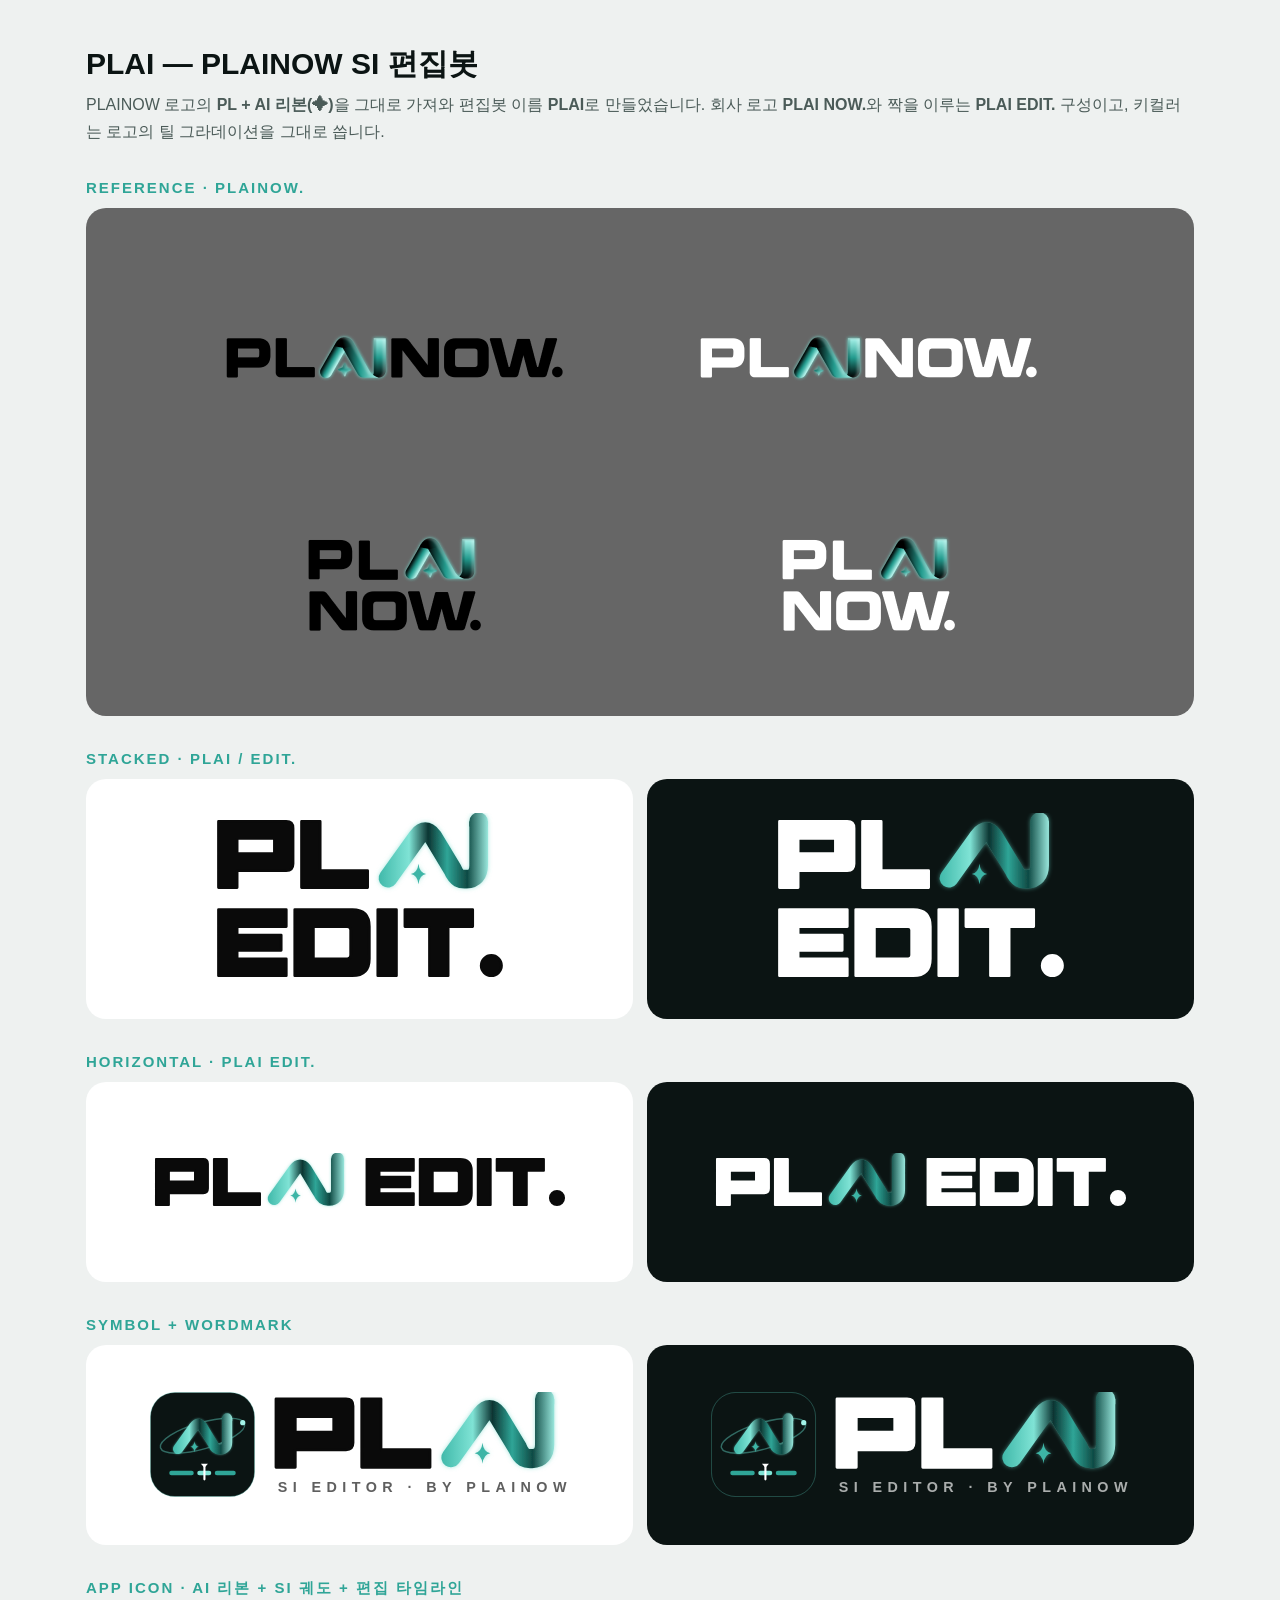
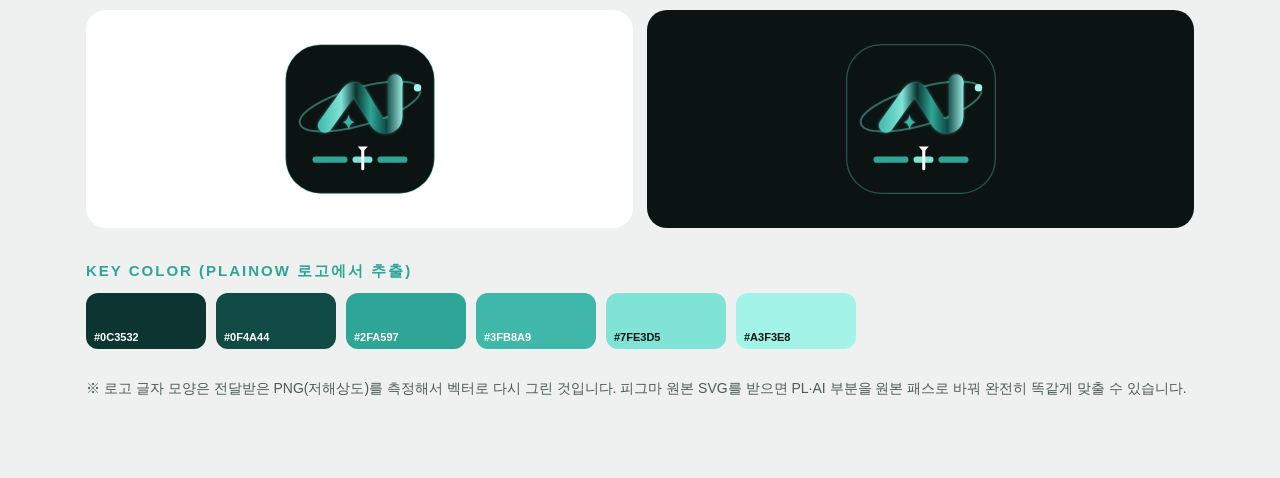
<file: editbot-brand/index.html>
<!doctype html><html lang="ko"><head><meta charset="utf-8"><meta name="viewport" content="width=device-width,initial-scale=1">
<title>PLAI — PLAINOW SI 편집봇 로고</title><style>
*{box-sizing:border-box}body{margin:0;font-family:Pretendard,Inter,"Noto Sans KR",sans-serif;background:#EEF1F0;color:#0B1413}
.wrap{max-width:1180px;margin:auto;padding:44px 36px 64px}h1{margin:0 0 6px;font-size:30px}.lead{color:#4B5B58;margin:0 0 26px;line-height:1.7}
h2{font-size:15px;letter-spacing:2px;color:#2FA597;margin:34px 0 12px}
.grid{display:grid;grid-template-columns:1fr 1fr;gap:14px}.tile{border-radius:20px;display:flex;align-items:center;justify-content:center;padding:34px;min-height:200px}
.l{background:#fff;color:#0A0A0A}.d{background:#0B1413;color:#fff}.g{background:#666;color:#0A0A0A}
.s{width:100%;height:auto}.w60 .s{max-width:420px}.w40 .s{max-width:300px}.ic .s{width:150px}
.ref img{max-width:100%;border-radius:14px}
.sw{display:flex;gap:10px;flex-wrap:wrap}.sw div{width:120px;height:56px;border-radius:12px;display:flex;align-items:flex-end;padding:6px 8px;font-size:11px;color:#fff;font-weight:600}
.note{color:#4B5B58;font-size:14px;line-height:1.7;margin-top:28px}
@media(max-width:800px){.grid{grid-template-columns:1fr}}
</style></head><body><div class="wrap">
<h1>PLAI — PLAINOW SI 편집봇</h1>
<p class="lead">PLAINOW 로고의 <b>PL + AI 리본(✦)</b>을 그대로 가져와 편집봇 이름 <b>PLAI</b>로 만들었습니다. 회사 로고 <b>PLAI&nbsp;NOW.</b>와 짝을 이루는 <b>PLAI&nbsp;EDIT.</b> 구성이고, 키컬러는 로고의 틸 그라데이션을 그대로 씁니다.</p>
<h2>REFERENCE · PLAINOW.</h2><div class="tile g ref"><img src="plainow-reference.png" alt="PLAINOW 로고 원본"></div>
<h2>STACKED · PLAI / EDIT.</h2><div class="grid"><div class="tile l w40"><svg class="s" xmlns="http://www.w3.org/2000/svg" viewBox="0 0 177 101" data-w="708" data-h="404">
<defs>
  <linearGradient id="plai-rib" gradientUnits="userSpaceOnUse" x1="94" y1="0" x2="160" y2="0">
    <stop offset="0" stop-color="#3FB8A9"/><stop offset="0.28" stop-color="#7FE3D5"/>
    <stop offset="0.45" stop-color="#0C3532"/><stop offset="0.62" stop-color="#2FA597"/>
    <stop offset="0.8" stop-color="#0F4A44"/><stop offset="1" stop-color="#A3F3E8"/>
  </linearGradient>
  <filter id="plai-glow" x="-20%" y="-20%" width="140%" height="140%">
    <feGaussianBlur in="SourceAlpha" stdDeviation="1.2" result="b"/>
    <feFlood flood-color="#5FD3C4" flood-opacity="0.55"/><feComposite in2="b" operator="in" result="g"/>
    <feMerge><feMergeNode in="g"/><feMergeNode in="SourceGraphic"/></feMerge>
  </filter>
</defs>
<g fill="currentColor" stroke="currentColor" stroke-width="1.6" stroke-linejoin="round"><path transform="translate(5 5)" fill-rule="evenodd" d="M0 0H40Q44 0 44 4V25Q44 29 40 29H11V39H0Z M11 10V19H33V10Z"/>
<path transform="translate(54 5)" fill-rule="evenodd" d="M0 0H11V29H39V39H0Z"/></g>
<g transform="translate(5 5)"><g filter="url(#plai-glow)">
  <path d="M100 33.5 L117.5 9 Q122 3 126.5 9 L138 28 C141 35 144 34 146.5 34 C151 34 153.5 31 153.5 26 V0"
        fill="none" stroke="url(#plai-rib)" stroke-width="11" stroke-linecap="round"/>
  <rect x="148" y="0" width="11" height="3" fill="url(#plai-rib)"/>
  <path d="M118 25 Q118.6 30.4 122.5 31 Q118.6 31.6 118 37 Q117.4 31.6 113.5 31 Q117.4 30.4 118 25Z" fill="#3DB5A6"/>
</g></g>
<g fill="currentColor" stroke="currentColor" stroke-width="1.6" stroke-linejoin="round" transform="translate(5 57)"><path transform="translate(0 0)" fill-rule="evenodd" d="M0 0H40V10H11V15H37V24H11V29H40V39H0Z"/>
<path transform="translate(45 0)" fill-rule="evenodd" d="M0 0H34Q44 0 44 10V29Q44 39 34 39H0Z M11 10V29H31Q33 29 33 27V12Q33 10 31 10Z"/>
<path transform="translate(94 0)" fill-rule="evenodd" d="M0 0H11V39H0Z"/>
<path transform="translate(110 0)" fill-rule="evenodd" d="M0 0H40V10H25.5V39H14.5V10H0Z"/>
<circle cx="161" cy="33" r="6"/></g>
</svg>
</div><div class="tile d w40"><svg class="s" xmlns="http://www.w3.org/2000/svg" viewBox="0 0 177 101" data-w="708" data-h="404">
<defs>
  <linearGradient id="plai-rib" gradientUnits="userSpaceOnUse" x1="94" y1="0" x2="160" y2="0">
    <stop offset="0" stop-color="#3FB8A9"/><stop offset="0.28" stop-color="#7FE3D5"/>
    <stop offset="0.45" stop-color="#0C3532"/><stop offset="0.62" stop-color="#2FA597"/>
    <stop offset="0.8" stop-color="#0F4A44"/><stop offset="1" stop-color="#A3F3E8"/>
  </linearGradient>
  <filter id="plai-glow" x="-20%" y="-20%" width="140%" height="140%">
    <feGaussianBlur in="SourceAlpha" stdDeviation="1.2" result="b"/>
    <feFlood flood-color="#5FD3C4" flood-opacity="0.55"/><feComposite in2="b" operator="in" result="g"/>
    <feMerge><feMergeNode in="g"/><feMergeNode in="SourceGraphic"/></feMerge>
  </filter>
</defs>
<g fill="currentColor" stroke="currentColor" stroke-width="1.6" stroke-linejoin="round"><path transform="translate(5 5)" fill-rule="evenodd" d="M0 0H40Q44 0 44 4V25Q44 29 40 29H11V39H0Z M11 10V19H33V10Z"/>
<path transform="translate(54 5)" fill-rule="evenodd" d="M0 0H11V29H39V39H0Z"/></g>
<g transform="translate(5 5)"><g filter="url(#plai-glow)">
  <path d="M100 33.5 L117.5 9 Q122 3 126.5 9 L138 28 C141 35 144 34 146.5 34 C151 34 153.5 31 153.5 26 V0"
        fill="none" stroke="url(#plai-rib)" stroke-width="11" stroke-linecap="round"/>
  <rect x="148" y="0" width="11" height="3" fill="url(#plai-rib)"/>
  <path d="M118 25 Q118.6 30.4 122.5 31 Q118.6 31.6 118 37 Q117.4 31.6 113.5 31 Q117.4 30.4 118 25Z" fill="#3DB5A6"/>
</g></g>
<g fill="currentColor" stroke="currentColor" stroke-width="1.6" stroke-linejoin="round" transform="translate(5 57)"><path transform="translate(0 0)" fill-rule="evenodd" d="M0 0H40V10H11V15H37V24H11V29H40V39H0Z"/>
<path transform="translate(45 0)" fill-rule="evenodd" d="M0 0H34Q44 0 44 10V29Q44 39 34 39H0Z M11 10V29H31Q33 29 33 27V12Q33 10 31 10Z"/>
<path transform="translate(94 0)" fill-rule="evenodd" d="M0 0H11V39H0Z"/>
<path transform="translate(110 0)" fill-rule="evenodd" d="M0 0H40V10H25.5V39H14.5V10H0Z"/>
<circle cx="161" cy="33" r="6"/></g>
</svg>
</div></div>
<h2>HORIZONTAL · PLAI EDIT.</h2><div class="grid"><div class="tile l w60"><svg class="s" xmlns="http://www.w3.org/2000/svg" viewBox="0 0 355 49" data-w="1420" data-h="196">
<defs>
  <linearGradient id="plai-rib" gradientUnits="userSpaceOnUse" x1="94" y1="0" x2="160" y2="0">
    <stop offset="0" stop-color="#3FB8A9"/><stop offset="0.28" stop-color="#7FE3D5"/>
    <stop offset="0.45" stop-color="#0C3532"/><stop offset="0.62" stop-color="#2FA597"/>
    <stop offset="0.8" stop-color="#0F4A44"/><stop offset="1" stop-color="#A3F3E8"/>
  </linearGradient>
  <filter id="plai-glow" x="-20%" y="-20%" width="140%" height="140%">
    <feGaussianBlur in="SourceAlpha" stdDeviation="1.2" result="b"/>
    <feFlood flood-color="#5FD3C4" flood-opacity="0.55"/><feComposite in2="b" operator="in" result="g"/>
    <feMerge><feMergeNode in="g"/><feMergeNode in="SourceGraphic"/></feMerge>
  </filter>
</defs>
<g fill="currentColor" stroke="currentColor" stroke-width="1.6" stroke-linejoin="round"><path transform="translate(5 5)" fill-rule="evenodd" d="M0 0H40Q44 0 44 4V25Q44 29 40 29H11V39H0Z M11 10V19H33V10Z"/>
<path transform="translate(54 5)" fill-rule="evenodd" d="M0 0H11V29H39V39H0Z"/></g>
<g transform="translate(5 5)"><g filter="url(#plai-glow)">
  <path d="M100 33.5 L117.5 9 Q122 3 126.5 9 L138 28 C141 35 144 34 146.5 34 C151 34 153.5 31 153.5 26 V0"
        fill="none" stroke="url(#plai-rib)" stroke-width="11" stroke-linecap="round"/>
  <rect x="148" y="0" width="11" height="3" fill="url(#plai-rib)"/>
  <path d="M118 25 Q118.6 30.4 122.5 31 Q118.6 31.6 118 37 Q117.4 31.6 113.5 31 Q117.4 30.4 118 25Z" fill="#3DB5A6"/>
</g></g>
<g fill="currentColor" stroke="currentColor" stroke-width="1.6" stroke-linejoin="round" transform="translate(183 5)"><path transform="translate(0 0)" fill-rule="evenodd" d="M0 0H40V10H11V15H37V24H11V29H40V39H0Z"/>
<path transform="translate(45 0)" fill-rule="evenodd" d="M0 0H34Q44 0 44 10V29Q44 39 34 39H0Z M11 10V29H31Q33 29 33 27V12Q33 10 31 10Z"/>
<path transform="translate(94 0)" fill-rule="evenodd" d="M0 0H11V39H0Z"/>
<path transform="translate(110 0)" fill-rule="evenodd" d="M0 0H40V10H25.5V39H14.5V10H0Z"/>
<circle cx="161" cy="33" r="6"/></g>
</svg>
</div><div class="tile d w60"><svg class="s" xmlns="http://www.w3.org/2000/svg" viewBox="0 0 355 49" data-w="1420" data-h="196">
<defs>
  <linearGradient id="plai-rib" gradientUnits="userSpaceOnUse" x1="94" y1="0" x2="160" y2="0">
    <stop offset="0" stop-color="#3FB8A9"/><stop offset="0.28" stop-color="#7FE3D5"/>
    <stop offset="0.45" stop-color="#0C3532"/><stop offset="0.62" stop-color="#2FA597"/>
    <stop offset="0.8" stop-color="#0F4A44"/><stop offset="1" stop-color="#A3F3E8"/>
  </linearGradient>
  <filter id="plai-glow" x="-20%" y="-20%" width="140%" height="140%">
    <feGaussianBlur in="SourceAlpha" stdDeviation="1.2" result="b"/>
    <feFlood flood-color="#5FD3C4" flood-opacity="0.55"/><feComposite in2="b" operator="in" result="g"/>
    <feMerge><feMergeNode in="g"/><feMergeNode in="SourceGraphic"/></feMerge>
  </filter>
</defs>
<g fill="currentColor" stroke="currentColor" stroke-width="1.6" stroke-linejoin="round"><path transform="translate(5 5)" fill-rule="evenodd" d="M0 0H40Q44 0 44 4V25Q44 29 40 29H11V39H0Z M11 10V19H33V10Z"/>
<path transform="translate(54 5)" fill-rule="evenodd" d="M0 0H11V29H39V39H0Z"/></g>
<g transform="translate(5 5)"><g filter="url(#plai-glow)">
  <path d="M100 33.5 L117.5 9 Q122 3 126.5 9 L138 28 C141 35 144 34 146.5 34 C151 34 153.5 31 153.5 26 V0"
        fill="none" stroke="url(#plai-rib)" stroke-width="11" stroke-linecap="round"/>
  <rect x="148" y="0" width="11" height="3" fill="url(#plai-rib)"/>
  <path d="M118 25 Q118.6 30.4 122.5 31 Q118.6 31.6 118 37 Q117.4 31.6 113.5 31 Q117.4 30.4 118 25Z" fill="#3DB5A6"/>
</g></g>
<g fill="currentColor" stroke="currentColor" stroke-width="1.6" stroke-linejoin="round" transform="translate(183 5)"><path transform="translate(0 0)" fill-rule="evenodd" d="M0 0H40V10H11V15H37V24H11V29H40V39H0Z"/>
<path transform="translate(45 0)" fill-rule="evenodd" d="M0 0H34Q44 0 44 10V29Q44 39 34 39H0Z M11 10V29H31Q33 29 33 27V12Q33 10 31 10Z"/>
<path transform="translate(94 0)" fill-rule="evenodd" d="M0 0H11V39H0Z"/>
<path transform="translate(110 0)" fill-rule="evenodd" d="M0 0H40V10H25.5V39H14.5V10H0Z"/>
<circle cx="161" cy="33" r="6"/></g>
</svg>
</div></div>
<h2>SYMBOL + WORDMARK</h2><div class="grid"><div class="tile l w60"><svg class="s" xmlns="http://www.w3.org/2000/svg" viewBox="0 0 240 60" data-w="960" data-h="240">
<defs>
  <linearGradient id="plai-rib" gradientUnits="userSpaceOnUse" x1="94" y1="0" x2="160" y2="0">
    <stop offset="0" stop-color="#3FB8A9"/><stop offset="0.28" stop-color="#7FE3D5"/>
    <stop offset="0.45" stop-color="#0C3532"/><stop offset="0.62" stop-color="#2FA597"/>
    <stop offset="0.8" stop-color="#0F4A44"/><stop offset="1" stop-color="#A3F3E8"/>
  </linearGradient>
  <filter id="plai-glow" x="-20%" y="-20%" width="140%" height="140%">
    <feGaussianBlur in="SourceAlpha" stdDeviation="1.2" result="b"/>
    <feFlood flood-color="#5FD3C4" flood-opacity="0.55"/><feComposite in2="b" operator="in" result="g"/>
    <feMerge><feMergeNode in="g"/><feMergeNode in="SourceGraphic"/></feMerge>
  </filter>
</defs>
<g transform="translate(0 0) scale(0.5)"><rect x="0.5" y="0.5" width="119" height="119" rx="28" fill="#0B1413" stroke="#5FD3C4" stroke-opacity="0.35"/>
<ellipse cx="60" cy="50" rx="50" ry="15" fill="none" stroke="#5FD3C4" stroke-opacity="0.45" stroke-width="1.6" transform="rotate(-16 60 50)"/>
<circle cx="106" cy="35" r="3" fill="#A3F3E8"/>
<g transform="translate(-73 30) scale(1.05)"><g filter="url(#plai-glow)">
  <path d="M100 33.5 L117.5 9 Q122 3 126.5 9 L138 28 C141 35 144 34 146.5 34 C151 34 153.5 31 153.5 26 V0"
        fill="none" stroke="url(#plai-rib)" stroke-width="11" stroke-linecap="round"/>
  <rect x="148" y="0" width="11" height="3" fill="url(#plai-rib)"/>
  <path d="M118 25 Q118.6 30.4 122.5 31 Q118.6 31.6 118 37 Q117.4 31.6 113.5 31 Q117.4 30.4 118 25Z" fill="#3DB5A6"/>
</g></g>
<g>
  <rect x="22" y="90" width="28" height="5" rx="2.5" fill="#2FA597"/>
  <rect x="54" y="90" width="16" height="5" rx="2.5" fill="#7FE3D5"/>
  <rect x="74" y="90" width="24" height="5" rx="2.5" fill="#2FA597"/>
  <rect x="61" y="84" width="2.4" height="17" rx="1.2" fill="#FFFFFF"/>
  <path d="M58.2 82 H66.2 L62.2 86.5Z" fill="#FFFFFF"/>
</g></g>
<g transform="translate(72 4)"><g fill="currentColor" stroke="currentColor" stroke-width="1.6" stroke-linejoin="round"><path transform="translate(0 0)" fill-rule="evenodd" d="M0 0H40Q44 0 44 4V25Q44 29 40 29H11V39H0Z M11 10V19H33V10Z"/>
<path transform="translate(49 0)" fill-rule="evenodd" d="M0 0H11V29H39V39H0Z"/></g>
<g transform="translate(0 0)"><g filter="url(#plai-glow)">
  <path d="M100 33.5 L117.5 9 Q122 3 126.5 9 L138 28 C141 35 144 34 146.5 34 C151 34 153.5 31 153.5 26 V0"
        fill="none" stroke="url(#plai-rib)" stroke-width="11" stroke-linecap="round"/>
  <rect x="148" y="0" width="11" height="3" fill="url(#plai-rib)"/>
  <path d="M118 25 Q118.6 30.4 122.5 31 Q118.6 31.6 118 37 Q117.4 31.6 113.5 31 Q117.4 30.4 118 25Z" fill="#3DB5A6"/>
</g></g></g>
<text x="73" y="57" font-family="Pretendard,Inter,'Helvetica Neue',Arial,sans-serif" font-size="8.2" font-weight="700" letter-spacing="3.1" fill="currentColor" opacity="0.65">SI EDITOR · BY PLAINOW.</text>
</svg>
</div><div class="tile d w60"><svg class="s" xmlns="http://www.w3.org/2000/svg" viewBox="0 0 240 60" data-w="960" data-h="240">
<defs>
  <linearGradient id="plai-rib" gradientUnits="userSpaceOnUse" x1="94" y1="0" x2="160" y2="0">
    <stop offset="0" stop-color="#3FB8A9"/><stop offset="0.28" stop-color="#7FE3D5"/>
    <stop offset="0.45" stop-color="#0C3532"/><stop offset="0.62" stop-color="#2FA597"/>
    <stop offset="0.8" stop-color="#0F4A44"/><stop offset="1" stop-color="#A3F3E8"/>
  </linearGradient>
  <filter id="plai-glow" x="-20%" y="-20%" width="140%" height="140%">
    <feGaussianBlur in="SourceAlpha" stdDeviation="1.2" result="b"/>
    <feFlood flood-color="#5FD3C4" flood-opacity="0.55"/><feComposite in2="b" operator="in" result="g"/>
    <feMerge><feMergeNode in="g"/><feMergeNode in="SourceGraphic"/></feMerge>
  </filter>
</defs>
<g transform="translate(0 0) scale(0.5)"><rect x="0.5" y="0.5" width="119" height="119" rx="28" fill="#0B1413" stroke="#5FD3C4" stroke-opacity="0.35"/>
<ellipse cx="60" cy="50" rx="50" ry="15" fill="none" stroke="#5FD3C4" stroke-opacity="0.45" stroke-width="1.6" transform="rotate(-16 60 50)"/>
<circle cx="106" cy="35" r="3" fill="#A3F3E8"/>
<g transform="translate(-73 30) scale(1.05)"><g filter="url(#plai-glow)">
  <path d="M100 33.5 L117.5 9 Q122 3 126.5 9 L138 28 C141 35 144 34 146.5 34 C151 34 153.5 31 153.5 26 V0"
        fill="none" stroke="url(#plai-rib)" stroke-width="11" stroke-linecap="round"/>
  <rect x="148" y="0" width="11" height="3" fill="url(#plai-rib)"/>
  <path d="M118 25 Q118.6 30.4 122.5 31 Q118.6 31.6 118 37 Q117.4 31.6 113.5 31 Q117.4 30.4 118 25Z" fill="#3DB5A6"/>
</g></g>
<g>
  <rect x="22" y="90" width="28" height="5" rx="2.5" fill="#2FA597"/>
  <rect x="54" y="90" width="16" height="5" rx="2.5" fill="#7FE3D5"/>
  <rect x="74" y="90" width="24" height="5" rx="2.5" fill="#2FA597"/>
  <rect x="61" y="84" width="2.4" height="17" rx="1.2" fill="#FFFFFF"/>
  <path d="M58.2 82 H66.2 L62.2 86.5Z" fill="#FFFFFF"/>
</g></g>
<g transform="translate(72 4)"><g fill="currentColor" stroke="currentColor" stroke-width="1.6" stroke-linejoin="round"><path transform="translate(0 0)" fill-rule="evenodd" d="M0 0H40Q44 0 44 4V25Q44 29 40 29H11V39H0Z M11 10V19H33V10Z"/>
<path transform="translate(49 0)" fill-rule="evenodd" d="M0 0H11V29H39V39H0Z"/></g>
<g transform="translate(0 0)"><g filter="url(#plai-glow)">
  <path d="M100 33.5 L117.5 9 Q122 3 126.5 9 L138 28 C141 35 144 34 146.5 34 C151 34 153.5 31 153.5 26 V0"
        fill="none" stroke="url(#plai-rib)" stroke-width="11" stroke-linecap="round"/>
  <rect x="148" y="0" width="11" height="3" fill="url(#plai-rib)"/>
  <path d="M118 25 Q118.6 30.4 122.5 31 Q118.6 31.6 118 37 Q117.4 31.6 113.5 31 Q117.4 30.4 118 25Z" fill="#3DB5A6"/>
</g></g></g>
<text x="73" y="57" font-family="Pretendard,Inter,'Helvetica Neue',Arial,sans-serif" font-size="8.2" font-weight="700" letter-spacing="3.1" fill="currentColor" opacity="0.65">SI EDITOR · BY PLAINOW.</text>
</svg>
</div></div>
<h2>APP ICON · AI 리본 + SI 궤도 + 편집 타임라인</h2><div class="grid"><div class="tile l ic"><svg class="s" xmlns="http://www.w3.org/2000/svg" viewBox="0 0 120 120" data-w="480" data-h="480">
<defs>
  <linearGradient id="plai-rib" gradientUnits="userSpaceOnUse" x1="94" y1="0" x2="160" y2="0">
    <stop offset="0" stop-color="#3FB8A9"/><stop offset="0.28" stop-color="#7FE3D5"/>
    <stop offset="0.45" stop-color="#0C3532"/><stop offset="0.62" stop-color="#2FA597"/>
    <stop offset="0.8" stop-color="#0F4A44"/><stop offset="1" stop-color="#A3F3E8"/>
  </linearGradient>
  <filter id="plai-glow" x="-20%" y="-20%" width="140%" height="140%">
    <feGaussianBlur in="SourceAlpha" stdDeviation="1.2" result="b"/>
    <feFlood flood-color="#5FD3C4" flood-opacity="0.55"/><feComposite in2="b" operator="in" result="g"/>
    <feMerge><feMergeNode in="g"/><feMergeNode in="SourceGraphic"/></feMerge>
  </filter>
</defs>
<rect x="0.5" y="0.5" width="119" height="119" rx="28" fill="#0B1413" stroke="#5FD3C4" stroke-opacity="0.35"/>
<ellipse cx="60" cy="50" rx="50" ry="15" fill="none" stroke="#5FD3C4" stroke-opacity="0.45" stroke-width="1.6" transform="rotate(-16 60 50)"/>
<circle cx="106" cy="35" r="3" fill="#A3F3E8"/>
<g transform="translate(-73 30) scale(1.05)"><g filter="url(#plai-glow)">
  <path d="M100 33.5 L117.5 9 Q122 3 126.5 9 L138 28 C141 35 144 34 146.5 34 C151 34 153.5 31 153.5 26 V0"
        fill="none" stroke="url(#plai-rib)" stroke-width="11" stroke-linecap="round"/>
  <rect x="148" y="0" width="11" height="3" fill="url(#plai-rib)"/>
  <path d="M118 25 Q118.6 30.4 122.5 31 Q118.6 31.6 118 37 Q117.4 31.6 113.5 31 Q117.4 30.4 118 25Z" fill="#3DB5A6"/>
</g></g>
<g>
  <rect x="22" y="90" width="28" height="5" rx="2.5" fill="#2FA597"/>
  <rect x="54" y="90" width="16" height="5" rx="2.5" fill="#7FE3D5"/>
  <rect x="74" y="90" width="24" height="5" rx="2.5" fill="#2FA597"/>
  <rect x="61" y="84" width="2.4" height="17" rx="1.2" fill="#FFFFFF"/>
  <path d="M58.2 82 H66.2 L62.2 86.5Z" fill="#FFFFFF"/>
</g>
</svg>
</div><div class="tile d ic"><svg class="s" xmlns="http://www.w3.org/2000/svg" viewBox="0 0 120 120" data-w="480" data-h="480">
<defs>
  <linearGradient id="plai-rib" gradientUnits="userSpaceOnUse" x1="94" y1="0" x2="160" y2="0">
    <stop offset="0" stop-color="#3FB8A9"/><stop offset="0.28" stop-color="#7FE3D5"/>
    <stop offset="0.45" stop-color="#0C3532"/><stop offset="0.62" stop-color="#2FA597"/>
    <stop offset="0.8" stop-color="#0F4A44"/><stop offset="1" stop-color="#A3F3E8"/>
  </linearGradient>
  <filter id="plai-glow" x="-20%" y="-20%" width="140%" height="140%">
    <feGaussianBlur in="SourceAlpha" stdDeviation="1.2" result="b"/>
    <feFlood flood-color="#5FD3C4" flood-opacity="0.55"/><feComposite in2="b" operator="in" result="g"/>
    <feMerge><feMergeNode in="g"/><feMergeNode in="SourceGraphic"/></feMerge>
  </filter>
</defs>
<rect x="0.5" y="0.5" width="119" height="119" rx="28" fill="#0B1413" stroke="#5FD3C4" stroke-opacity="0.35"/>
<ellipse cx="60" cy="50" rx="50" ry="15" fill="none" stroke="#5FD3C4" stroke-opacity="0.45" stroke-width="1.6" transform="rotate(-16 60 50)"/>
<circle cx="106" cy="35" r="3" fill="#A3F3E8"/>
<g transform="translate(-73 30) scale(1.05)"><g filter="url(#plai-glow)">
  <path d="M100 33.5 L117.5 9 Q122 3 126.5 9 L138 28 C141 35 144 34 146.5 34 C151 34 153.5 31 153.5 26 V0"
        fill="none" stroke="url(#plai-rib)" stroke-width="11" stroke-linecap="round"/>
  <rect x="148" y="0" width="11" height="3" fill="url(#plai-rib)"/>
  <path d="M118 25 Q118.6 30.4 122.5 31 Q118.6 31.6 118 37 Q117.4 31.6 113.5 31 Q117.4 30.4 118 25Z" fill="#3DB5A6"/>
</g></g>
<g>
  <rect x="22" y="90" width="28" height="5" rx="2.5" fill="#2FA597"/>
  <rect x="54" y="90" width="16" height="5" rx="2.5" fill="#7FE3D5"/>
  <rect x="74" y="90" width="24" height="5" rx="2.5" fill="#2FA597"/>
  <rect x="61" y="84" width="2.4" height="17" rx="1.2" fill="#FFFFFF"/>
  <path d="M58.2 82 H66.2 L62.2 86.5Z" fill="#FFFFFF"/>
</g>
</svg>
</div></div>
<h2>KEY COLOR (PLAINOW 로고에서 추출)</h2><div class="sw">
<div style="background:#0C3532">#0C3532</div><div style="background:#0F4A44">#0F4A44</div><div style="background:#2FA597">#2FA597</div><div style="background:#3FB8A9">#3FB8A9</div><div style="background:#7FE3D5;color:#0B1413">#7FE3D5</div><div style="background:#A3F3E8;color:#0B1413">#A3F3E8</div></div>
<p class="note">※ 로고 글자 모양은 전달받은 PNG(저해상도)를 측정해서 벡터로 다시 그린 것입니다. 피그마 원본 SVG를 받으면 PL·AI 부분을 원본 패스로 바꿔 완전히 똑같게 맞출 수 있습니다.</p>
</div></body></html>
</file>
